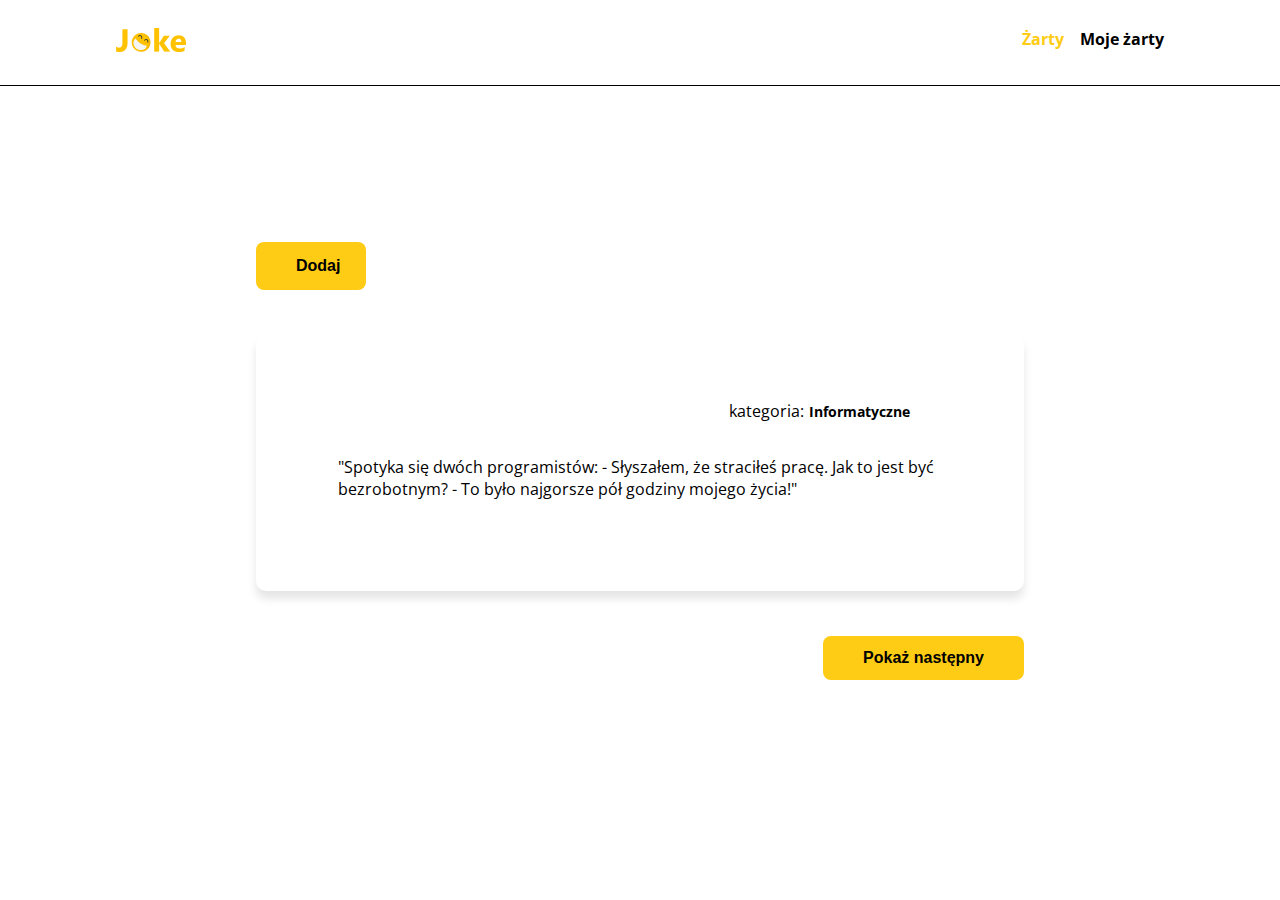
<file: index.html>
<!DOCTYPE html>
<html lang="pl">
<head>
	<meta charset="UTF-8">
	<meta name="description" content="Joke">
	<meta name="keywords" content="Żarty, kawal, O Jasiu, O strażakach">
	<!-- Responsive -->
	<meta name="viewport" content="width=device-width, initial-scale=1, shrink-to-fit=no">
	<meta property="og:type" content="article">
	<!-- Styling -->
	<meta name="theme-color" content="FFCC15">
	<link rel="icon" type="image/png" href="img/Favicon.png">
	<!-- OG Tags -->
	<meta property="og:title" content="Żarty">
	<meta property="og:description" content="Joke">
	<meta property="og:image" content="">
	<meta property="og:site_name" content="Joke">

	<meta http-equiv="X-UA-Compatible" content="IE=edge">
	<meta name="viewport" content="width=device-width, initial-scale=1.0">
	<title>Żarty</title>
	<!-- CSS -->
	<link href="https://fonts.googleapis.com/css2?family=Open+Sans:wght@400;700&display=swap" rel="stylesheet">
	<link rel="stylesheet" href="css/main.css">
</head>
<body>
	<header class="header" id="header">
		<div class="nav">	
			<a href="index.html" class="logo">
				<img src="img/logo.png" alt="Logo">
			</a>
			<nav class="menu">
				<ul class="menu__list">
					<li class="menu__item menu__item_active">
						<a href="index.html" class="menu__item_link">
							Żarty
						</a>
					</li>
					<li class="menu__item">
						<a href="my_jokes.html" class="menu__item_link">
							Moje żarty
						</a>
					</li>
				</ul>
			</nav>
		</div>
	</header>
	<section id="content" class="content">
		<div class="content__container">
			<button type="button" id="btn_add" class="btn btn_add">
				Dodaj
			</button>
			<div id="content__text" class="content__text">			
				<div id="content__slider_show" class="content__slider_show">
					<div id="content__text_desc" class="content__text_desc active">
						<div class="content__text_category">
							<p class="category__text">
								kategoria:
							</p>
							<div class="category__content">									
								<div class="category__content_desc active"> Informatyczne</div>						
							</div>
						</div>
						"Spotyka się dwóch programistów: - Słyszałem, że straciłeś pracę. Jak to jest być bezrobotnym? - To było najgorsze pół godziny mojego życia!"
					</div>
					<div class="content__text_desc">
						<div class="content__text_category">
							<p class="category__text">
								kategoria: 
							</p>
							<div class="category__content">									
								<div  class="category__content_desc active"> Informatyczne</div>						
							</div>
						</div>
						"Doktorze, każdej nocy śni mi się jeden i ten sam koszmar. Jestem na Antarktydzie a wokół pełno pingwinów. I ciągle przybywają i przybywają. Zbliżają się do mnie, napierają na mnie, popychają mnie do urwiska i za każdym razem spychają mnie do lodowatej wody. - Normalnie leczymy takie przypadki w jeden dzień. Ale z Panem możemy mieć większe problemy, Panie Gates..."
					</div>
					<div class="content__text_desc">
						<div class="content__text_category">
							<p class="category__text">
								kategoria: 
							</p>
							<div class="category__content">									
								<div  class="category__content_desc active"> Informatyczne</div>						
							</div>
						</div>
						"Jadą samochodem 3 koledzy i jeden z nich był programistą. Samochód się psuje, pasażerowie siedzą w środku i dywagują: świece, rozrusznik, benzyna, skończył się olej... Nagle programista mówi: a może wyjdźmy z samochodu poczekajmy chwilę i potem wejdźmy :)"
					</div>
					<div class="content__text_desc">
						<div class="content__text_category">
							<p class="category__text">
								kategoria: 
							</p>
							<div class="category__content">									
								<div  class="category__content_desc active"> Informatyczne</div>						
							</div>
						</div>
						"Dlaczego programiści mylą Boże Narodzenie z Halloween ? Bo 25 Dec = 31 Oct"
					</div>
					<div class="content__text_desc">
						<div class="content__text_category">
							<p class="category__text">
								kategoria: 
							</p>
							<div class="category__content">									
								<div  class="category__content_desc active"> Informatyczne</div>						
							</div>
						</div>
						"Jak śni programista? - Na JAVIE."
					</div>
					<div class="content__text_desc">
						<div class="content__text_category">
							<p class="category__text">
								kategoria: 
							</p>
							<div class="category__content">									
								<div  class="category__content_desc active"> O Jasiu</div>						
							</div>
						</div>
						"Jaki jest największy las Na świecie ? - Jasiu odpowiada Las Vegas"
					</div>
					<div class="content__text_desc">
						<div class="content__text_category">
							<p class="category__text">
								kategoria: 
							</p>
							<div class="category__content">									
								<div  class="category__content_desc active">Jasiu</div>						
							</div>
						</div>
						"Idzie Jasiu do szkoły i nagle zatrzymuje jadący samochód. Proszę niech Pan podwiezie mnie do szkoły. Ale chłopcze ja jadę w innym kierunku. Tym lepiej. Odpowiada Jaś."
					</div>
					<div class="content__text_desc">
						<div class="content__text_category">
							<p class="category__text">
								kategoria: 
							</p>
							<div class="category__content">									
								<div  class="category__content_desc active">Jasiu</div>						
							</div>
						</div>
						"Jasiu idzie z mamą na spacer. Przechodzą przez ZOO. Jasiu widzi jak paw rozkłada swoje pióra. -Mamo! Mamo! Kwitnąca kura!"
					</div>
					<div class="content__text_desc">
						<div class="content__text_category">
							<p class="category__text">
								kategoria: 
							</p>
							<div class="category__content">									
								<div  class="category__content_desc active">Jasiu</div>						
							</div>
						</div>
						"- Jasiu! Umyj ręce przed wyjściem do szkoły! - Dlaczego? Przecież nie będę się zgłaszać!"
					</div>
					<div class="content__text_desc">
						<div class="content__text_category">
							<p class="category__text">
								kategoria: 
							</p>
							<div class="category__content">									
								<div  class="category__content_desc active">O strażakach</div>						
							</div>
						</div>
						"Co robi strażak w czasie strajku? - Olewa pożar."
					</div>
					<div class="content__text_desc">
						<div class="content__text_category">
							<p class="category__text">
								kategoria: 
							</p>
							<div class="category__content">									
								<div  class="category__content_desc active">O strażakach</div>						
							</div>
						</div>
						"Po powrocie z akcji gaszenia pożaru , Komendant pisze raport: Zgasiliśmy pożar w oborze. Nie spłonęła żadna krowa, utonęło dziesięć."
					</div>		
				</div>
			</div>
			<button id="content__btn_next" class="btn content__btn_bottom">
				Pokaż następny
			</button>
		</div>
		<div id="wrapier_modal" class="wrapier_modal">
			<div id="overlay" class="overlay"></div>
			<div id="modal__window" class="add modal__window">					
				<h2 class="add_title content__modal_title">
					Dodawanie żartu
				</h2>
				<div class="add__select">					
					<select name="add" id="select__add" required>
						<option> Wybierz kategorię </option>
						<option>Informatyczne</option>
						<option>O Jasiu</option>
						<option>O strażakach</option>
					</select>
				</div>
				<div class="add__input">
				<textarea id="add__description"  class="add__description"></textarea>	
				</div>			
				<div class="add__btn">
					<button id="button__cancel" class="button__cancel">
						Anuluj
					</button>
					<button id="button__add_modal" class="btn button__add_modal">
						Dodaj
					</button>
				</div>
			</div>			
		</div>
		<div id="popup" class="popup">
			<div class="popup__content">
				<h3 class="popup__title">
					Sukces
				</h3>
				<p class="popup__text">
					Żart został pomyślnie dodany.
				</p>
			</div>
			<button id="btn__close_popup" class="btn__close_popup">
				<img src="img/clouse.svg" alt="Close">
			</button>
		</div>		
	</section>	
	<script src="js/index-main.js"></script>
</body>
</html>
</file>
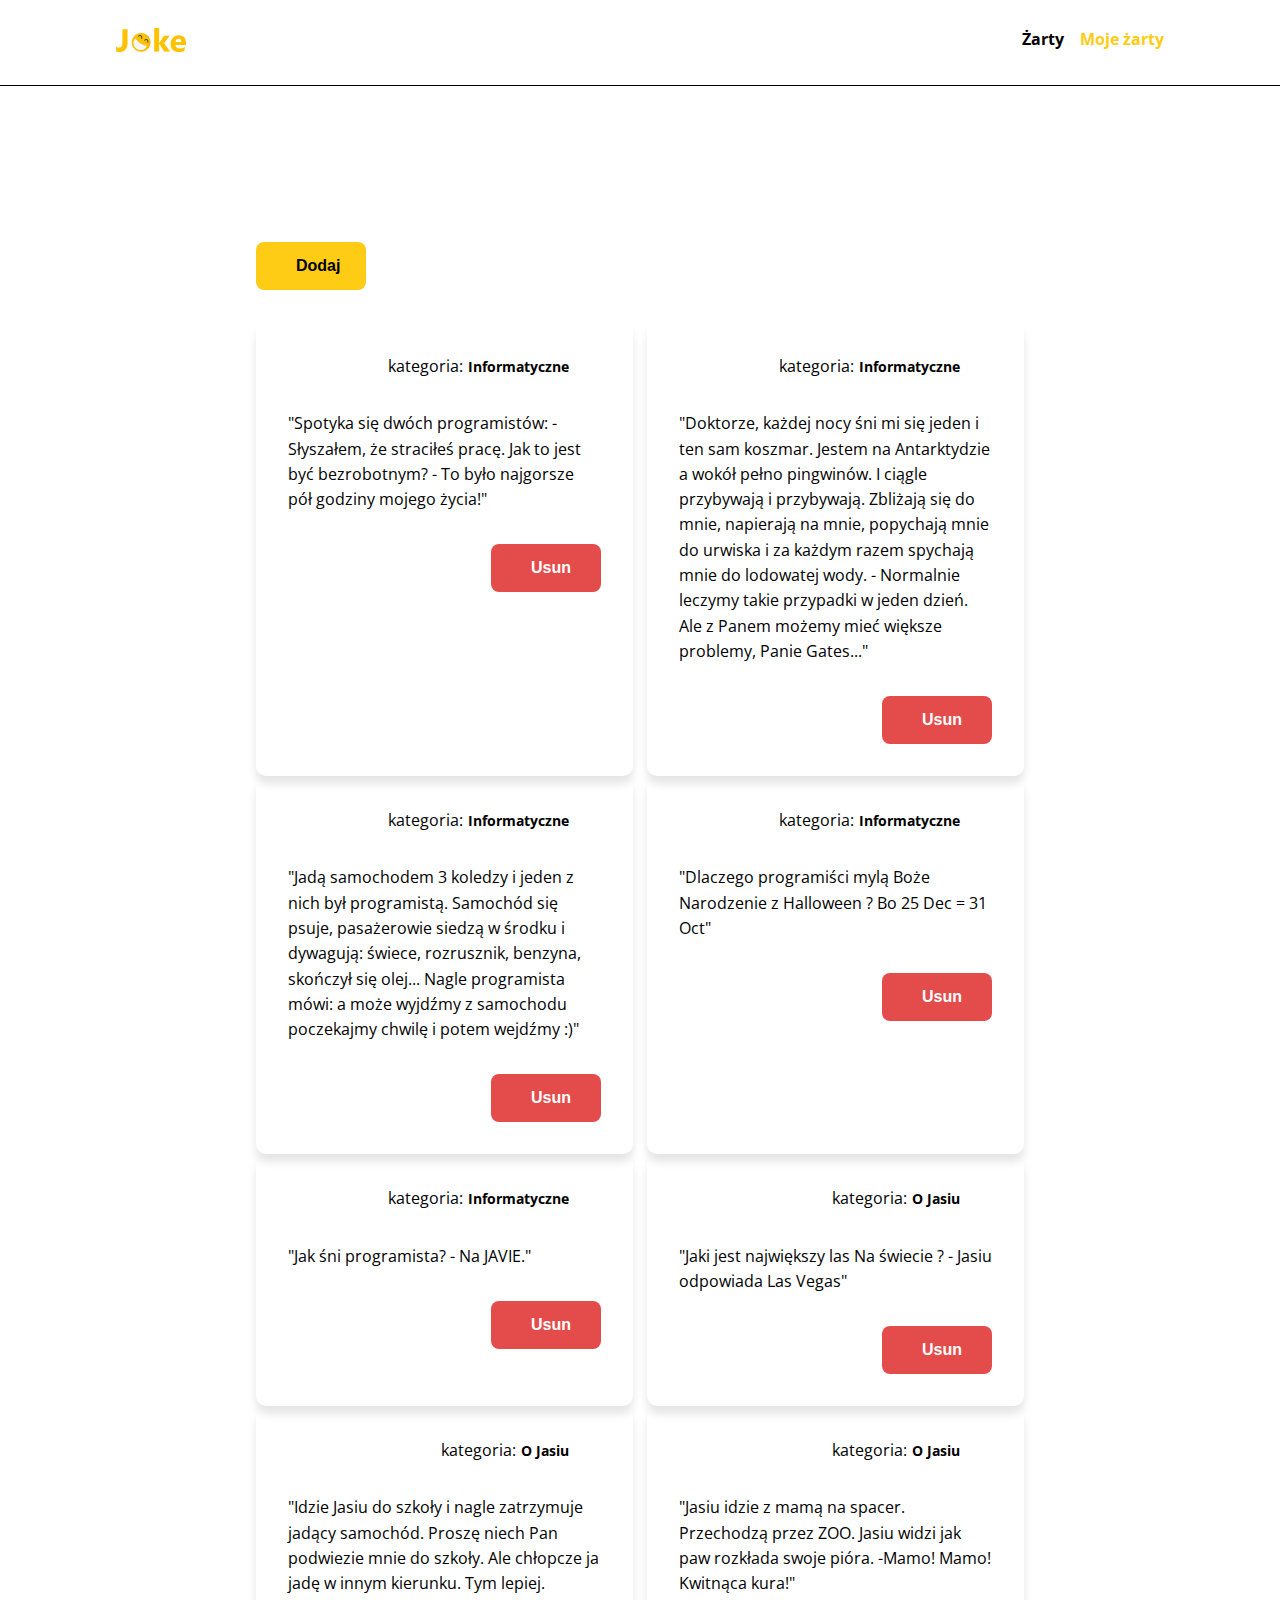
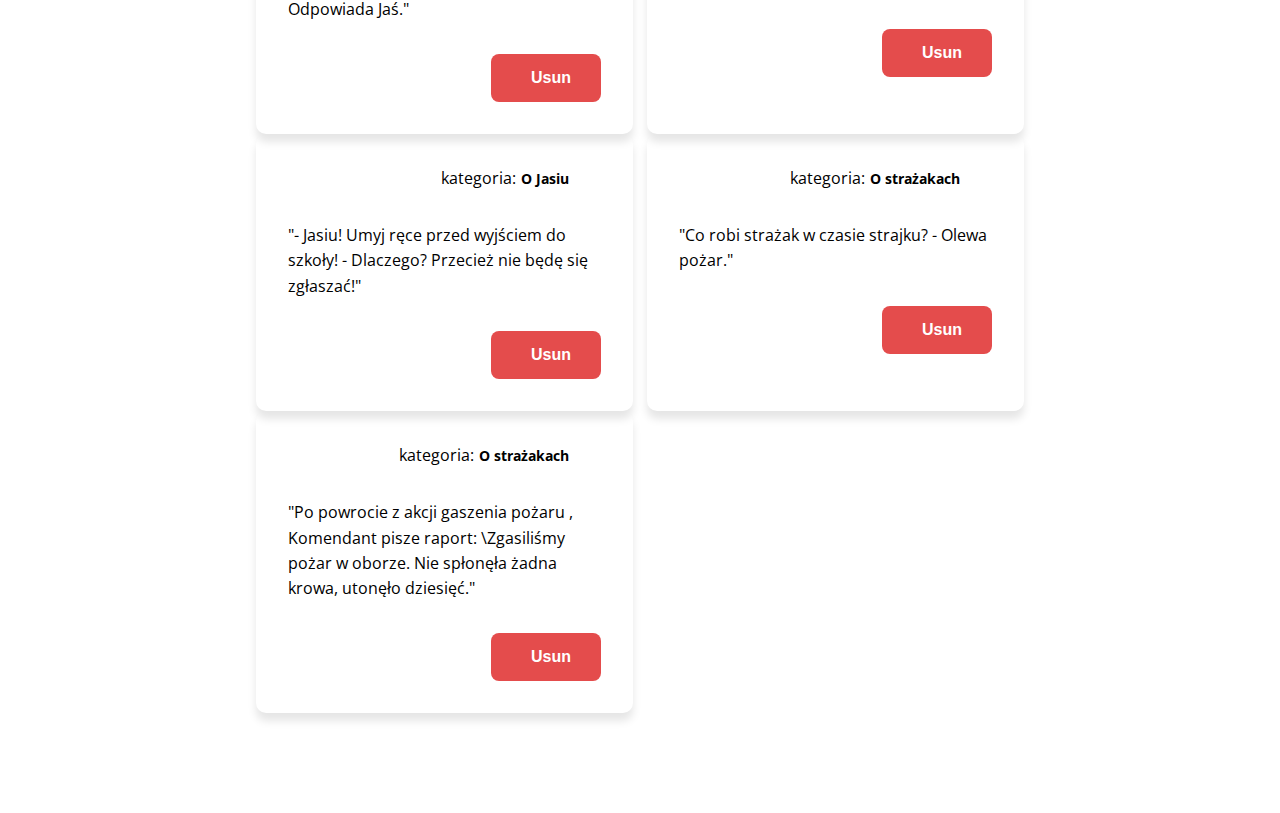
<file: my_jokes.html>
<!DOCTYPE html>
<html lang="pl">
<head>
	<meta charset="UTF-8">
	<meta name="description" content="Joke">
	<meta name="keywords" content="Żarty, kawal, O Jasiu, O strażakach">
	<!-- Responsive -->
	<meta name="viewport" content="width=device-width, initial-scale=1, shrink-to-fit=no">
	<meta property="og:type" content="article">
	<!-- Styling -->
	<meta name="theme-color" content="FFCC15">
	<link rel="icon" type="image/png" href="img/Favicon.png">
	<!-- OG Tags -->
	<meta property="og:title" content="Żarty">
	<meta property="og:description" content="Joke">
	<meta property="og:image" content="">
	<meta property="og:site_name" content="Joke">

	<meta http-equiv="X-UA-Compatible" content="IE=edge">
	<meta name="viewport" content="width=device-width, initial-scale=1.0">
	<title>Moje żarty</title>
	<!-- CSS -->
	<link href="https://fonts.googleapis.com/css2?family=Open+Sans:wght@400;700&display=swap" rel="stylesheet">
	<link rel="stylesheet" href="css/main.css">
</head>
<body>
	<header class="header" id="header">
		<div class="nav">	
			<a href="index.html" class="logo">
				<img src="img/logo.png" alt="Logo">
			</a>
			<nav class="menu">
				<ul class="menu__list">
					<li class="menu__item ">
						<a href="index.html" class="menu__item_link">
							Żarty
						</a>
					</li>
					<li class="menu__item menu__item_active">
						<a href="my_jokes.html" class="menu__item_link">
							Moje żarty
						</a>
					</li>
				</ul>
			</nav>
		</div>
	</header>
	<section id="content" class="content">
		<div class="content__container">
			<button type="button" id="btn_add" class="btn btn_add">
				Dodaj
			</button>
			<div id="jokes_content__text" class="jokes-content__text">			
				<div id="jokes-content__text_desc" class="jokes-content__text_desc">
					<div class="content__text_category">
						<p class="category__text">
							kategoria:
						</p>
						<div class="category__content">									
							<div class="category__content_desc active">Informatyczne</div>						
						</div>
					</div>
					<p class="jokers__text">
						"Spotyka się dwóch programistów: - Słyszałem, że straciłeś pracę. Jak to jest być bezrobotnym? - To było najgorsze pół godziny mojego życia!"
					</p>					
					<button type="button" id="btn_delete" class="btn btn_delete">
						Usun
					</button>
				</div>
				<div id="jokes-content__text_desc" class="jokes-content__text_desc">
					<div class="content__text_category">
						<p class="category__text">
							kategoria:
						</p>
						<div class="category__content">									
							<div class="category__content_desc active">Informatyczne</div>						
						</div>
					</div>
					<p class="jokers__text">
						"Doktorze, każdej nocy śni mi się jeden i ten sam koszmar. Jestem na Antarktydzie a wokół pełno pingwinów. I ciągle przybywają i przybywają. Zbliżają się do mnie, napierają na mnie, popychają mnie do urwiska i za każdym razem spychają mnie do lodowatej wody. - Normalnie leczymy takie przypadki w jeden dzień. Ale z Panem możemy mieć większe problemy, Panie Gates..."
					</p>					
					<button type="button" id="btn_delete" class="btn btn_delete">
						Usun
					</button>
				</div>
				<div id="jokes-content__text_desc" class="jokes-content__text_desc">
					<div class="content__text_category">
						<p class="category__text">
							kategoria:
						</p>
						<div class="category__content">									
							<div class="category__content_desc active">Informatyczne</div>						
						</div>
					</div>
					<p class="jokers__text">
						"Jadą samochodem 3 koledzy i jeden z nich był programistą. Samochód się psuje, pasażerowie siedzą w środku i dywagują: świece, rozrusznik, benzyna, skończył się olej... Nagle programista mówi: a może wyjdźmy z samochodu poczekajmy chwilę i potem wejdźmy :)"
					</p>					
					<button type="button" id="btn_delete" class="btn btn_delete">
						Usun
					</button>
				</div>
				<div id="jokes-content__text_desc" class="jokes-content__text_desc">
					<div class="content__text_category">
						<p class="category__text">
							kategoria:
						</p>
						<div class="category__content">									
							<div class="category__content_desc active">Informatyczne</div>						
						</div>
					</div>
					<p class="jokers__text">
						"Dlaczego programiści mylą Boże Narodzenie z Halloween ? Bo 25 Dec = 31 Oct"
					</p>					
					<button type="button" id="btn_delete" class="btn btn_delete">
						Usun
					</button>
				</div>
				<div id="jokes-content__text_desc" class="jokes-content__text_desc">
					<div class="content__text_category">
						<p class="category__text">
							kategoria:
						</p>
						<div class="category__content">									
							<div class="category__content_desc active">Informatyczne</div>						
						</div>
					</div>
					<p class="jokers__text">
						"Jak śni programista? - Na JAVIE."
					</p>					
					<button type="button" id="btn_delete" class="btn btn_delete">
						Usun
					</button>
				</div>
				<div id="jokes-content__text_desc" class="jokes-content__text_desc">
					<div class="content__text_category">
						<p class="category__text">
							kategoria:
						</p>
						<div class="category__content">									
							<div class="category__content_desc active">O Jasiu</div>						
						</div>
					</div>
					<p class="jokers__text">
						"Jaki jest największy las Na świecie ? - Jasiu odpowiada Las Vegas"
					</p>					
					<button type="button" id="btn_delete" class="btn btn_delete">
						Usun
					</button>
				</div>
				<div id="jokes-content__text_desc" class="jokes-content__text_desc">
					<div class="content__text_category">
						<p class="category__text">
							kategoria:
						</p>
						<div class="category__content">									
							<div class="category__content_desc active">O Jasiu</div>						
						</div>
					</div>
					<p class="jokers__text">
						"Idzie Jasiu do szkoły i nagle zatrzymuje jadący samochód. Proszę niech Pan podwiezie mnie do szkoły. Ale chłopcze ja jadę w innym kierunku. Tym lepiej. Odpowiada Jaś."
					</p>					
					<button type="button" id="btn_delete" class="btn btn_delete">
						Usun
					</button>
				</div>
				<div id="jokes-content__text_desc" class="jokes-content__text_desc">
					<div class="content__text_category">
						<p class="category__text">
							kategoria:
						</p>
						<div class="category__content">									
							<div class="category__content_desc active">O Jasiu</div>						
						</div>
					</div>
					<p class="jokers__text">
						"Jasiu idzie z mamą na spacer. Przechodzą przez ZOO. Jasiu widzi jak paw rozkłada swoje pióra. -Mamo! Mamo! Kwitnąca kura!"
					</p>					
					<button type="button" id="btn_delete" class="btn btn_delete">
						Usun
					</button>
				</div>
				<div id="jokes-content__text_desc" class="jokes-content__text_desc">
					<div class="content__text_category">
						<p class="category__text">
							kategoria:
						</p>
						<div class="category__content">									
							<div class="category__content_desc active">O Jasiu</div>						
						</div>
					</div>
					<p class="jokers__text">
						"- Jasiu! Umyj ręce przed wyjściem do szkoły! - Dlaczego? Przecież nie będę się zgłaszać!"
					</p>					
					<button type="button" id="btn_delete" class="btn btn_delete">
						Usun
					</button>
				</div>
				<div id="jokes-content__text_desc" class="jokes-content__text_desc">
					<div class="content__text_category">
						<p class="category__text">
							kategoria:
						</p>
						<div class="category__content">									
							<div class="category__content_desc active">O strażakach</div>						
						</div>
					</div>
					<p class="jokers__text">
						"Co robi strażak w czasie strajku? - Olewa pożar."
					</p>					
					<button type="button" id="btn_delete" class="btn btn_delete">
						Usun
					</button>
				</div>
				<div id="jokes-content__text_desc" class="jokes-content__text_desc">
					<div class="content__text_category">
						<p class="category__text">
							kategoria:
						</p>
						<div class="category__content">									
							<div class="category__content_desc active">O strażakach</div>						
						</div>
					</div>
					<p class="jokers__text">
						"Po powrocie z akcji gaszenia pożaru , Komendant pisze raport: \Zgasiliśmy pożar w oborze. Nie spłonęła żadna krowa, utonęło dziesięć."
					</p>					
					<button type="button" id="btn_delete" class="btn btn_delete">
						Usun
					</button>
				</div>				
			</div>
		</div>
		<div id="wrapier_modal" class="wrapier_modal">
			<div id="overlay"></div>
			<div id="modal__window" class="add modal__window">					
				<h2 class="add_title content__modal_title">
					Dodawanie żartu
				</h2>
				<div class="add__select">					
					<select name="add" id="select__add" required>
						<option> Wybierz kategorię </option>
						<option>Informatyczne</option>
						<option>O Jasiu</option>
						<option>O strażakach</option>
					</select>
				</div>
				<div class="add__input">
				<textarea id="add__description"  class="add__description"></textarea>	
				</div>			
				<div class="add__btn">
					<button id="button__cancel" class="button__cancel">
						Anuluj
					</button>
					<button id="button__add_modal" class="btn button__add_modal">
						Dodaj
					</button>
				</div>
			</div>			
		</div>
		<div id="confirmation-wrapier_modal" class="confirmation-wrapier_modal">
			<div id="overlayRemove" class="overlay overlayRemove"></div>
			<div id="confirmation-modal__window" class="confirmation-modal__window">					
				<h2 class="confirmation_title">
					Potwierdzenie
				</h2>			
				<p class="confirmation__text">
					Czy na pewno chcesz usunąć wybrany żart?
				</p>	
				<div class="add__btn">
					<button id="button__cancel_remove" class="button__cancel button__cancel_remove">
						Nie
					</button>
					<button id="button__add_modalRemove" class="btn button__add_modalRemove">
						Tak
					</button>
				</div>
			</div>			
		</div>
		<div id="popup" class="popup">
			<div class="popup__content">
				<h3 class="popup__title">
					Sukces
				</h3>
				<p class="popup__text">
					Żart został pomyślnie dodany.
				</p>
			</div>
			<button id="btn__close_popup" class="btn__close_popup">
				<img src="img/clouse.svg" alt="Close">
			</button>
		</div>
		<div id="close__popup" class="popup close__popup">
			<div class="popup__content">
				<h3 class="popup__title">
					Sukces
				</h3>
				<p class="popup__text">
					Żart został pomyślnie usunienty.
				</p>
			</div>
			<button id="btn__close_popupRemov" class="btn__close_popup btn__close_popupRemov">
				<img src="img/clouse.svg" alt="Close">
			</button>
		</div>
	</section>	
	<script src="js/my_jokes-main.js"></script>
	<script src="js/remove-my_jokes-main .js"></script>	
</body>
</html>
</file>
<file: css/main.css>
body{
	padding: 0;
	margin: 0;
	margin-bottom: 100px;
	font-family: 'Open Sans', sans-serif;
	font-weight: 400;
	font-size: 16px;
	color: #000;	
}

* {
	box-sizing: border-box;
}

ul, li {
	display: block;
	padding: 0;
	margin: 0;
}

h1, h2, h3, h4, h5, h6 {
	padding: 0;
	margin: 0;
	font-weight: 700;
	line-height: 1.46em;
	color: #323232;
}

p {
	margin: 0;
	line-height: 1.58em;
}

.nav,section {
	max-width: 1512px;
	margin: auto 100px;

}

a {
	text-decoration: none;
}

button{
	cursor: pointer;
}

/* Header */

.header {
	border-bottom: #000 solid 1px;
}
.nav{
	display: flex;
	justify-content: space-between;
	padding: 28px 16px;
}

.menu__list {
	display: flex;
	justify-content: space-around;
}

.menu__item_link{
	font-weight: 700;
	color: #000;
}

.menu__item a:hover,
.menu__item_active a{
	color: #FFCC15;
}

.menu__item:first-child {
	padding-right: 16px;
}

/* Content */

.content__container{
	max-width: 768px;
	padding-top: 156px;
	display: flex;
	flex-direction: column;
	justify-content: center;
	margin: auto;
}

.btn{
	background-color: #FFCC15;
	border: none;
	padding: 13px 40px;
	font-size: 16px;
	font-weight: 700;
	border-radius: 8px;
}

.btn_add{
	width: 110px;
	height: 48px;
}

.content__text_category{
	display: flex;
	align-items: center;
	margin-left: auto;
	justify-content:end;
	padding: 32px;
}

.category__content{
font-weight: 700;
font-size: 14px;
}

.category__text{
	padding-right: 5px;
}

.content__btn_bottom{
	margin-left: auto;
	display: flex;
	justify-content:end;
}
.content__text {
	margin: 45px auto;
	background: #FFFFFF;
	box-shadow: 0px 8px 8px rgba(0, 0, 0, 0.1);
	border-radius: 10px;
}
.content__text_desc {
	padding: 32px;
	padding-bottom: 91px;
	display: none;
}

.content__text_desc.active{
	display: flex;
	flex-direction: column;
	align-items: center;	
}

.content__slider_show{
	margin: auto 50px;
}

/* Modal-window */
#wrapier_modal{
	margin-top: 74px;
	display: none;
}

#wrapier_modal.active{
	display: block;
}

#overlay{
	position: fixed;
    top: 0;
    left: 0;
    width: 100%;
    height: 100%;
    z-index: 1;
    background-color: gray;
    opacity: 0.5;
}

#modal__window {
	position: fixed;
	top: 50%;
	left: 50%;
	transform: translate(-50%,-50%);
	z-index: 2;
	box-shadow: 0px 8px 8px rgba(0, 0, 0, 0.1);
	border-radius: 10px;
	background-color: #ffffff;
	padding: 32px;
	display: flex;
	flex-direction: column;
}

#select__add{
	width: 536px;
	height: 48px;
	border: #6D6D6D66 1px solid;
	
}
.add__select{
	padding-bottom: 16px;
	text-align: start;
}

.add__description{
	width: 100%;
	height: 200px;
	resize: none;
	border: #6D6D6D66 1px solid;
}

.body-fixed{
	overflow: hidden;
	padding-right: 16px;
}

.content__modal_title {
	padding-bottom: 32px;
}
.add__description {
}
.add__btn {
	margin-left: auto;
	display: flex;
	padding-top: 32px;
}

.button__cancel {
	width: 110px;
	height: 48px;
	background: none;
	border: none;
	font-size: 16px;
	font-weight: 700;
	color: #FFCC15;
}

.button__add {
	margin-left: 16px;
}

/* Popup */

#popup.active{
	display: flex;	
}

.popup {
	position: fixed;
	top: 10%;
	left: 73%;
	transform: translate(-50%,-50%);
	background: #6AC068;
	border-radius: 8px;
	width: 470px;
	height: 100px;
	display: flex;
	justify-content: space-between;
	display: none;
}

.popup__content{
	padding: 16px 0 0 16px;
	color: #ffffff;
}
.popup__title {
	color: #FFFFFF;
}

.btn__close_popup{
	width: 26px;
   height: 26px;
	background: none;
	border: none;	
}

/* MY joges */

.jokes-content__text{	
	display: flex;
	align-self: stretch;
	flex-wrap: wrap;
	justify-content: space-between;
	margin-top: 32px;	
	
}

.jokes-content__text_desc{
	max-width: 377px;
	width: 100%;
	box-shadow: 0px 8px 8px rgba(0, 0, 0, 0.1);
	border-radius: 10px;
	padding: 0 32px 32px;	
	display: flex;
	flex-direction: column;
}

.btn_delete{
	color: #fff;
	background: #E44C4C;
	width: 110px;
	height: 48px;
	justify-content: flex-end;
	margin-left: auto;
}
.jokers__text{
	padding-bottom: 32px;
}

#close__popup.active{
	display: flex;	
}

/* confirmation-wrapier_modal */

#confirmation-wrapier_modal{
	margin-top: 74px;
	display: none;
	
}

#confirmation-wrapier_modal.active{
	display: block;
}

.overlay{
	position: fixed;
    top: 0;
    left: 0;
    width: 100%;
    height: 100%;
    z-index: 1;
    background-color: gray;
    opacity: 0.5;
	
}

#confirmation-modal__window {
	position: fixed;
	top: 50%;
	left: 50%;
	transform: translate(-50%,-50%);
	z-index: 2;
	box-shadow: 0px 8px 8px rgba(0, 0, 0, 0.1);
	border-radius: 10px;
	background-color: #ffffff;
	padding: 32px;
	display: flex;
	flex-direction: column;	
	width: 600px;
	
}

#confirmation-wrapier_modal.active{
	display: block;
}

#select__add{
	width: 536px;
	height: 48px;
	border: #6D6D6D66 1px solid;
	
}
.add__select{
	padding-bottom: 16px;
	text-align: start;
}

.add__description{
	width: 100%;
	height: 200px;
	resize: none;
	border: #6D6D6D66 1px solid;
}

.body-fixed{
	overflow: hidden;
	padding-right: 16px;
}


.content__modal_title {
	padding-bottom: 32px;
}

.add__btn {
	margin-left: auto;
	display: flex;
	padding-top: 32px;
}

.button__cancel {
	width: 110px;
	height: 48px;
	background: none;
	border: none;
	font-size: 16px;
	font-weight: 700;
	color: #FFCC15;
}

.button__add {
	margin-left: 16px;
}

.none{
	display: none;
}


/*Responsive*/

/*Large: 992px - 1199px */
@media(max-width: 1512px){
	
}
/*Medium: 768px - 991px */
@media(max-width: 991px){
	.popup{
		max-width: 300px;
	}
	.jokes-content__text{
		justify-content: center;
	}
}
/*Small: 576px - 767px */
@media(max-width: 767px){
	.content__slider_show{
		margin: auto;
	}

	#modal__window{
		max-width: 80%;
	}

	#select__add{
		max-width: 100%;
	}
	
}	
/*Extra small: 451px - 576px */
@media(max-width: 576px){
	.nav{
		flex-direction: column;
		margin: auto;
		padding: 30px 45px;
	}
	
	.logo{
		margin: auto;
		margin-bottom: 15px;
	}

	section{
		margin: auto;
		max-width: 80%;
	}

	.popup{
		max-width: 70%;
		left: 60%;
	}

	#confirmation-modal__window{
		max-width: 90%;
		margin: 10px;
	}
}
/*Breakpoint: 320px - 450px */
@media(max-width: 450px){
	.add_title{
		font-size: 16px;
	}

	.add__btn{
		width: 90%;
		margin: 0;
	}

	.button__add_modal{
		margin-left: 10px;
	}
	.content__text_category{
		padding: 10px;
	}
}
/*Extra breakpoint: 0px (280px) - 319px */
@media(max-width: 319px){
	.button__add_modal{
		width: 70%;
		padding: 13px 20px;
	}
	.content__text_desc{
		padding: auto 20px;
	}

	.content__text_category{
		flex-direction: column;
		margin: 0;
	}	
	.content__text_desc{
		padding: 15px;
	}

	
}
</file>
